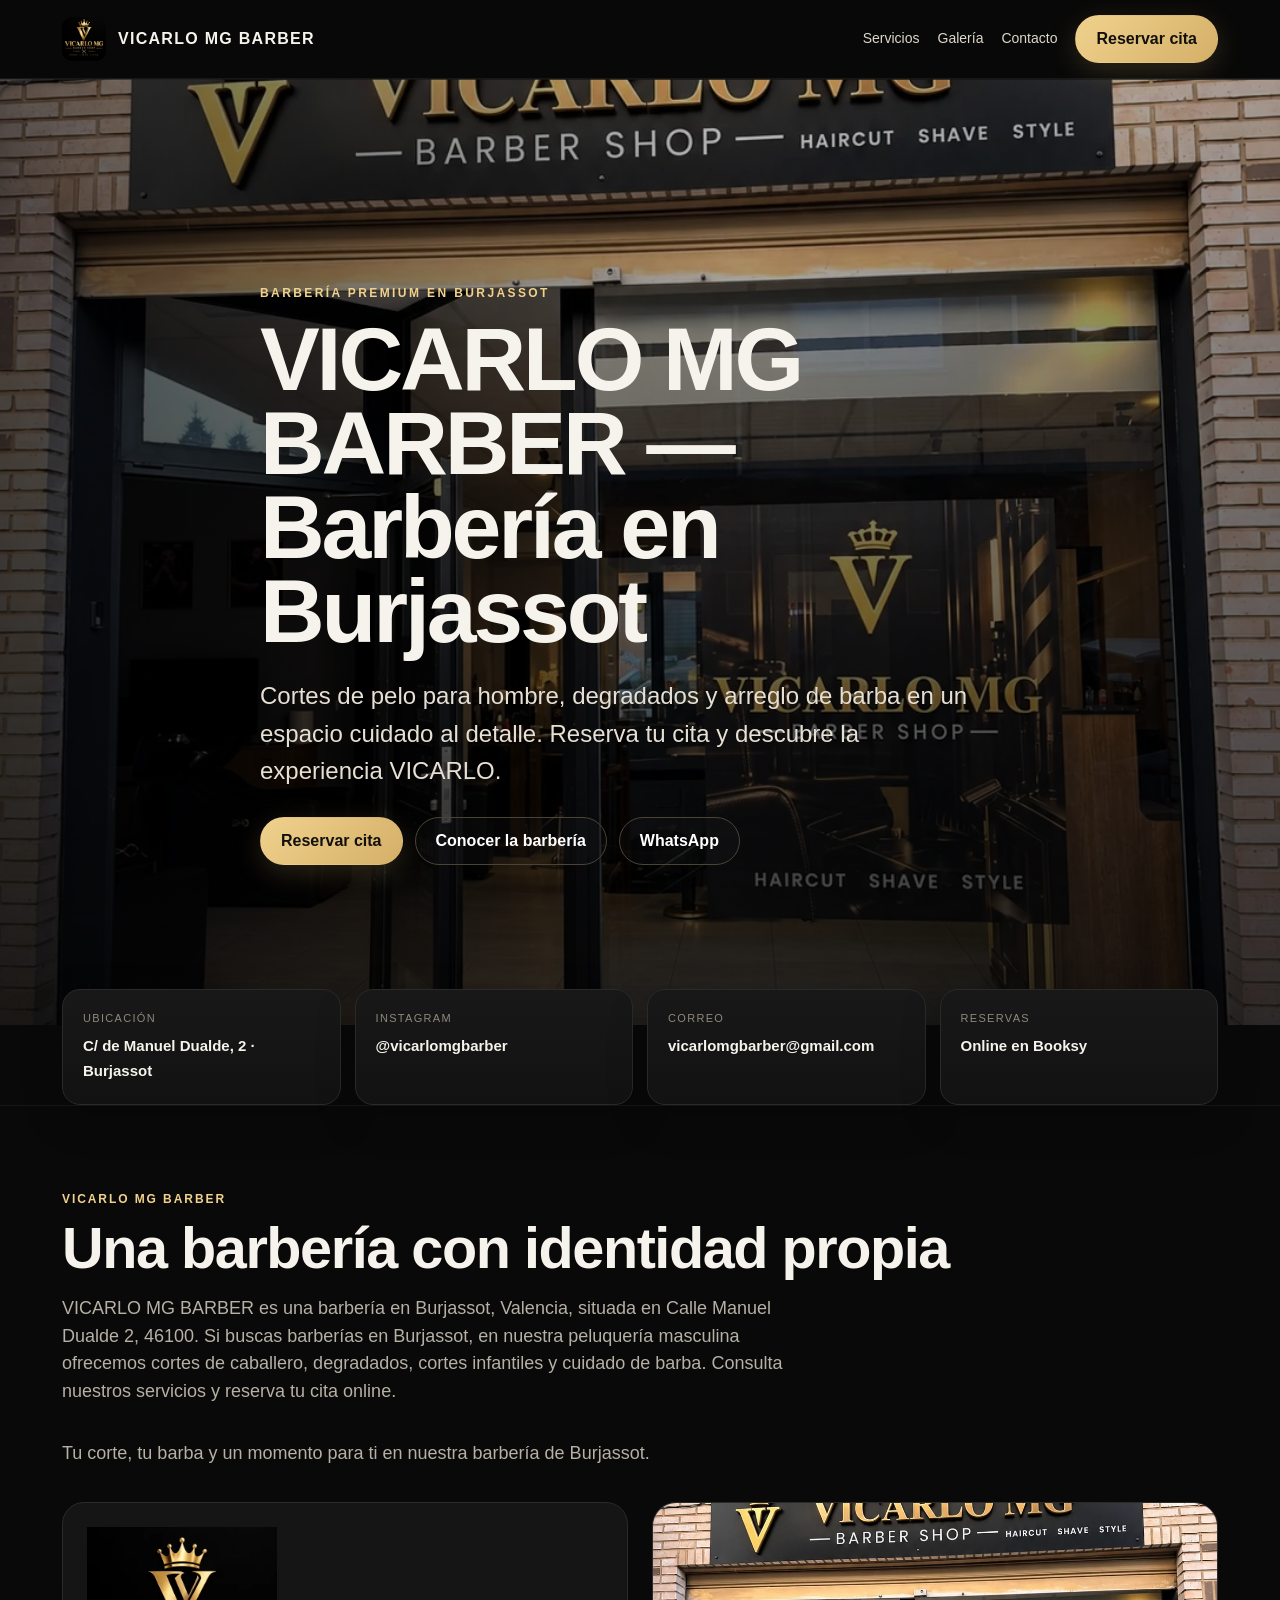
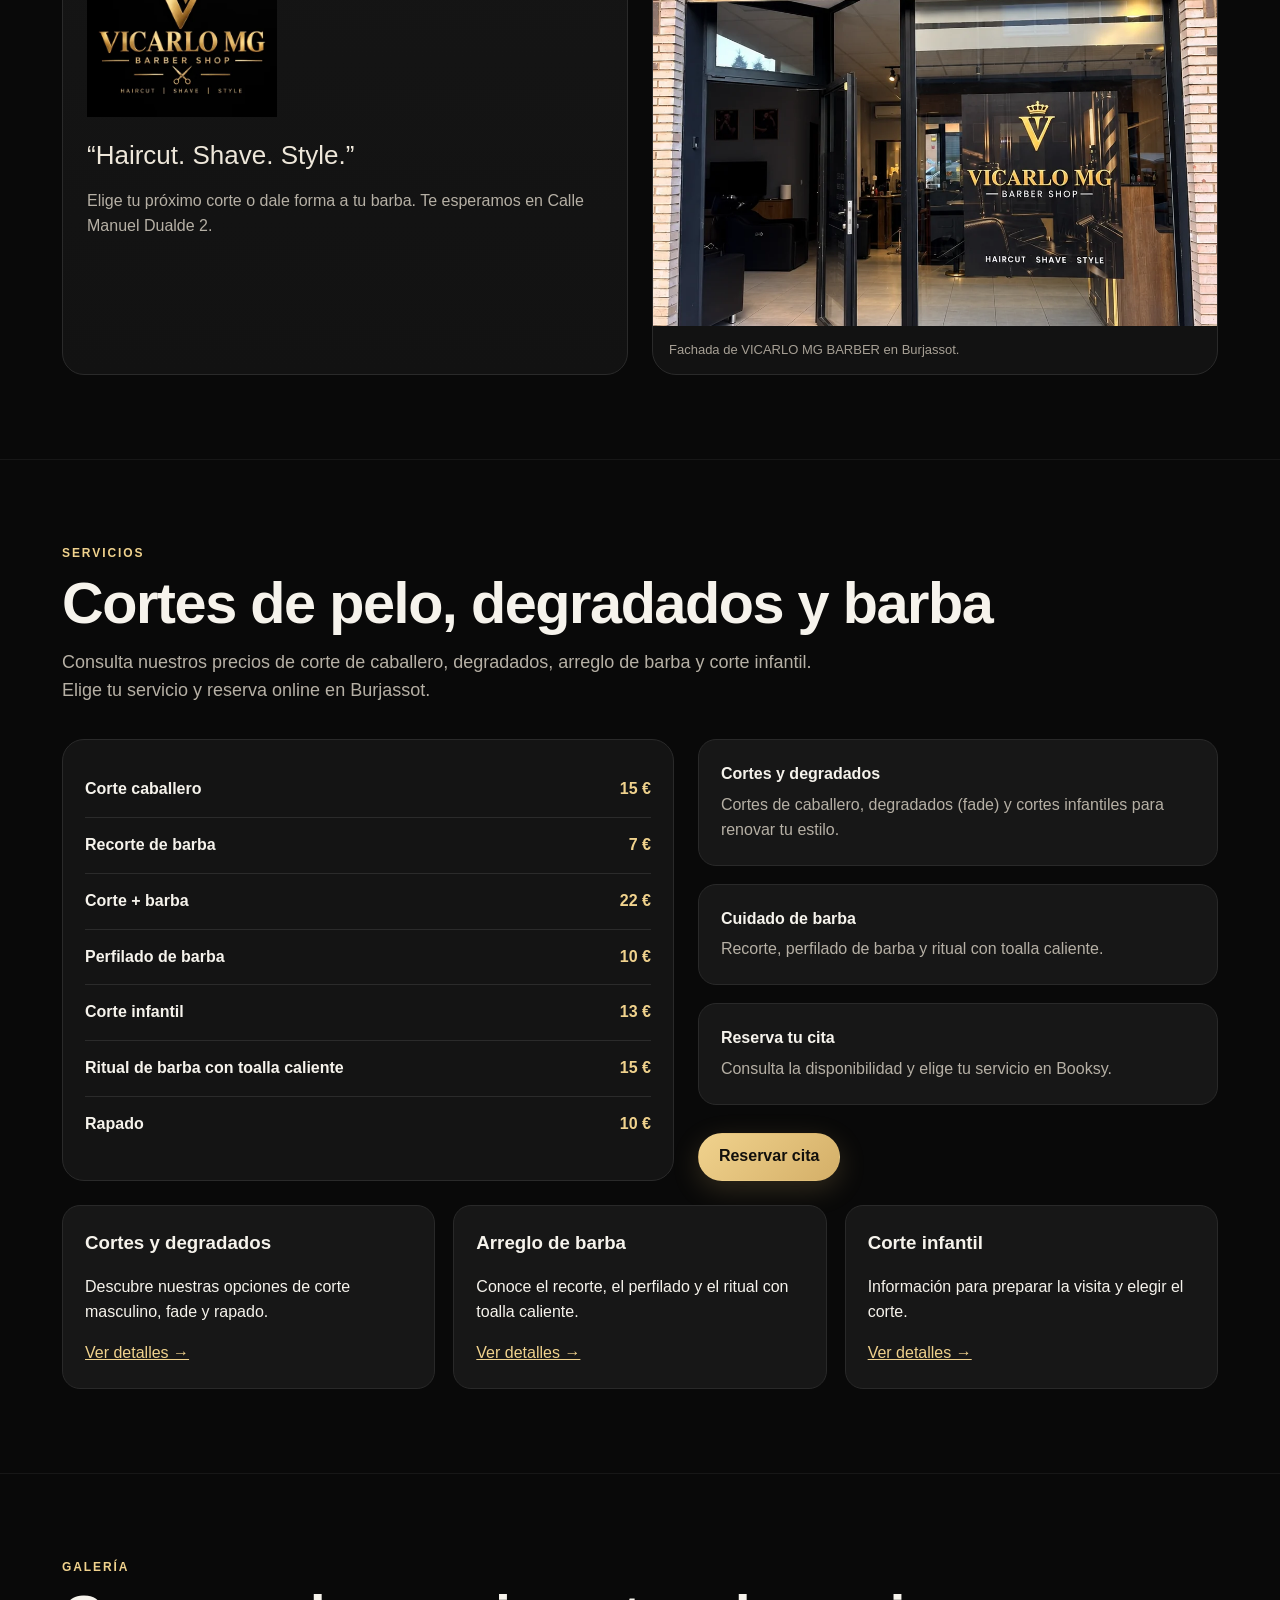
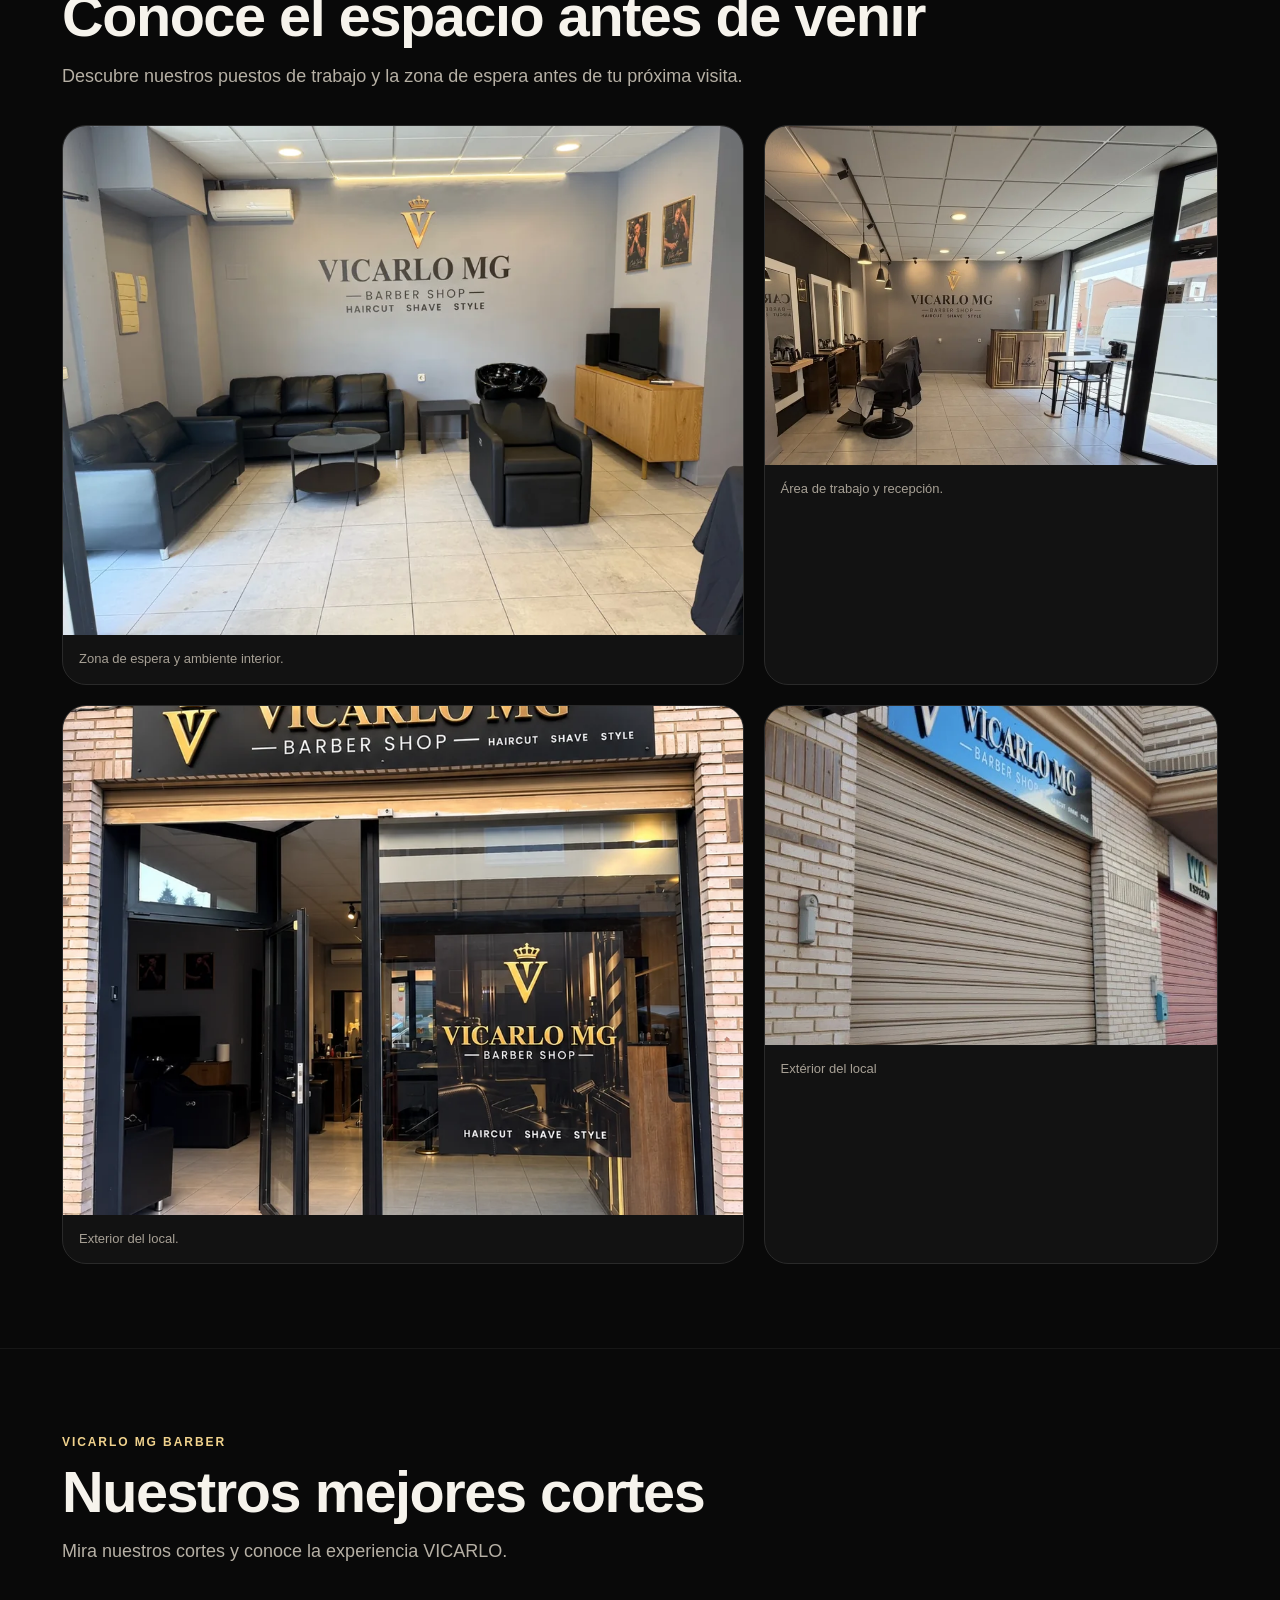
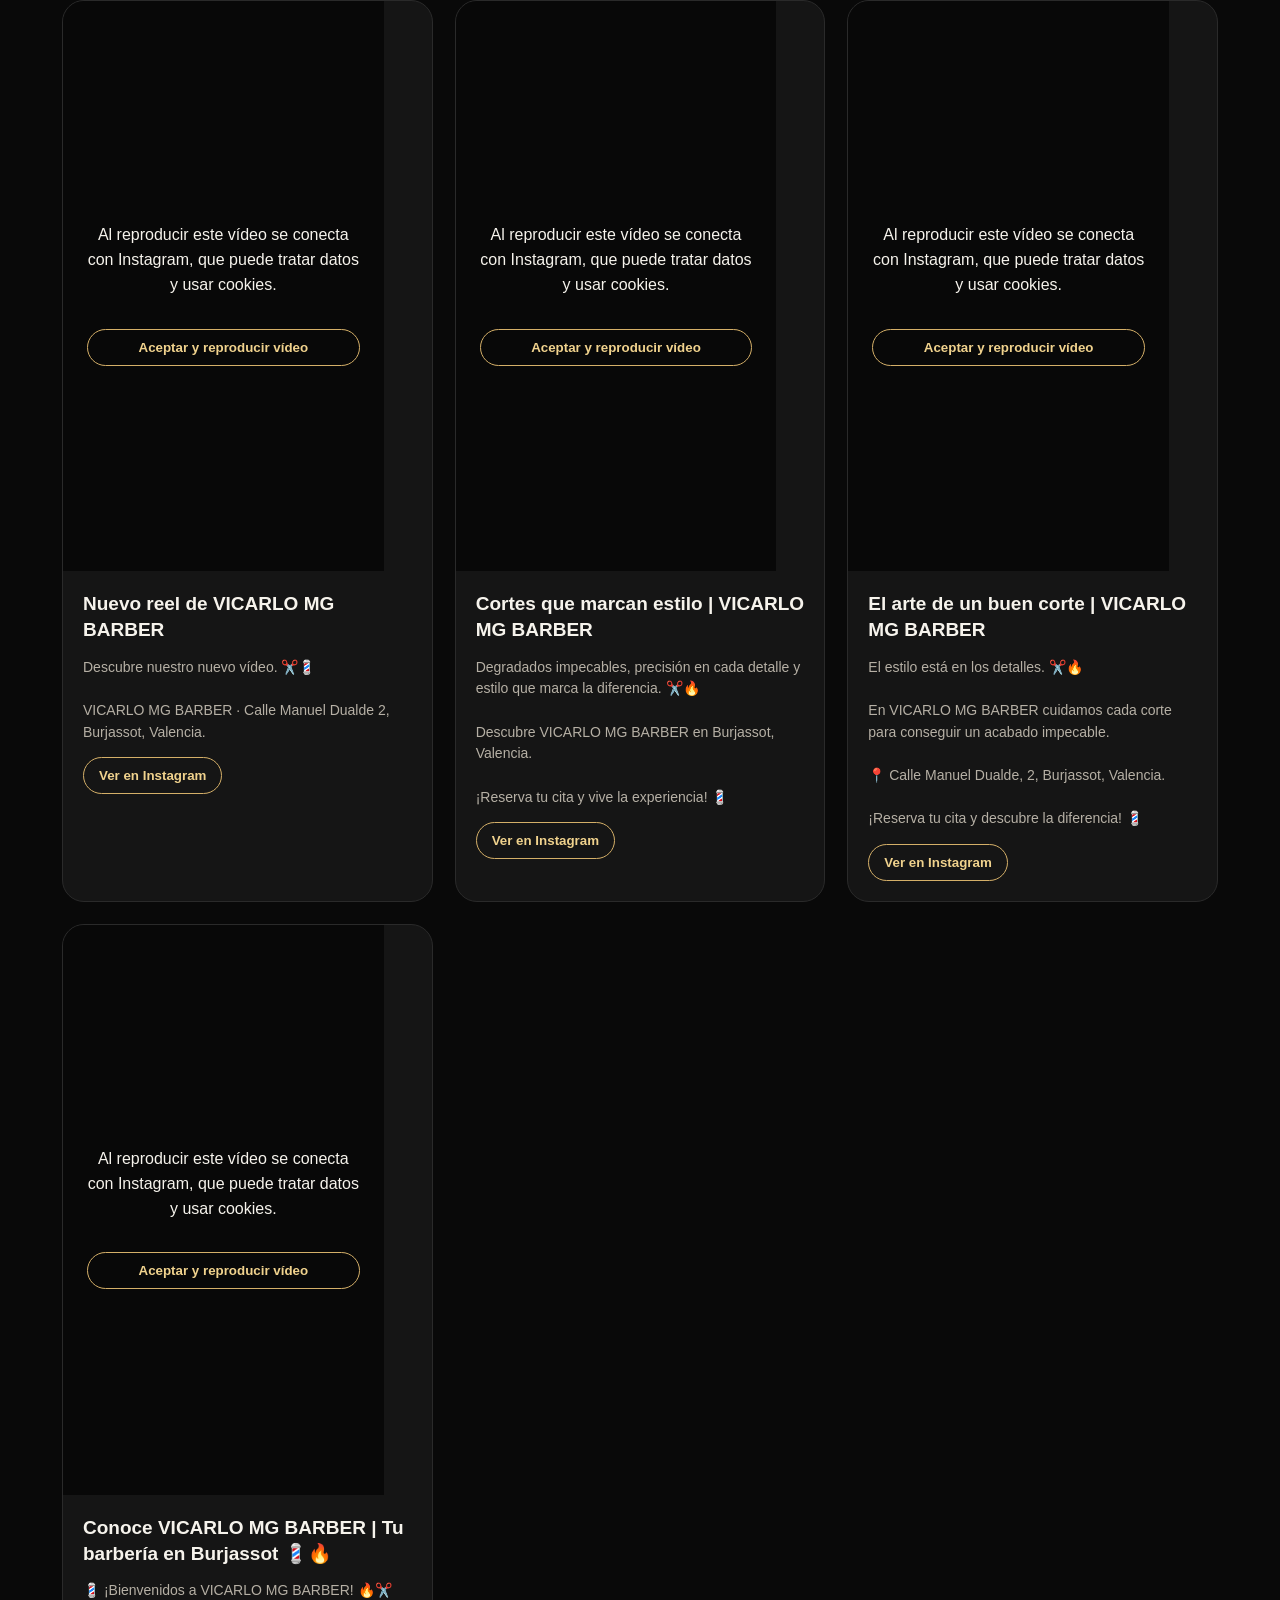
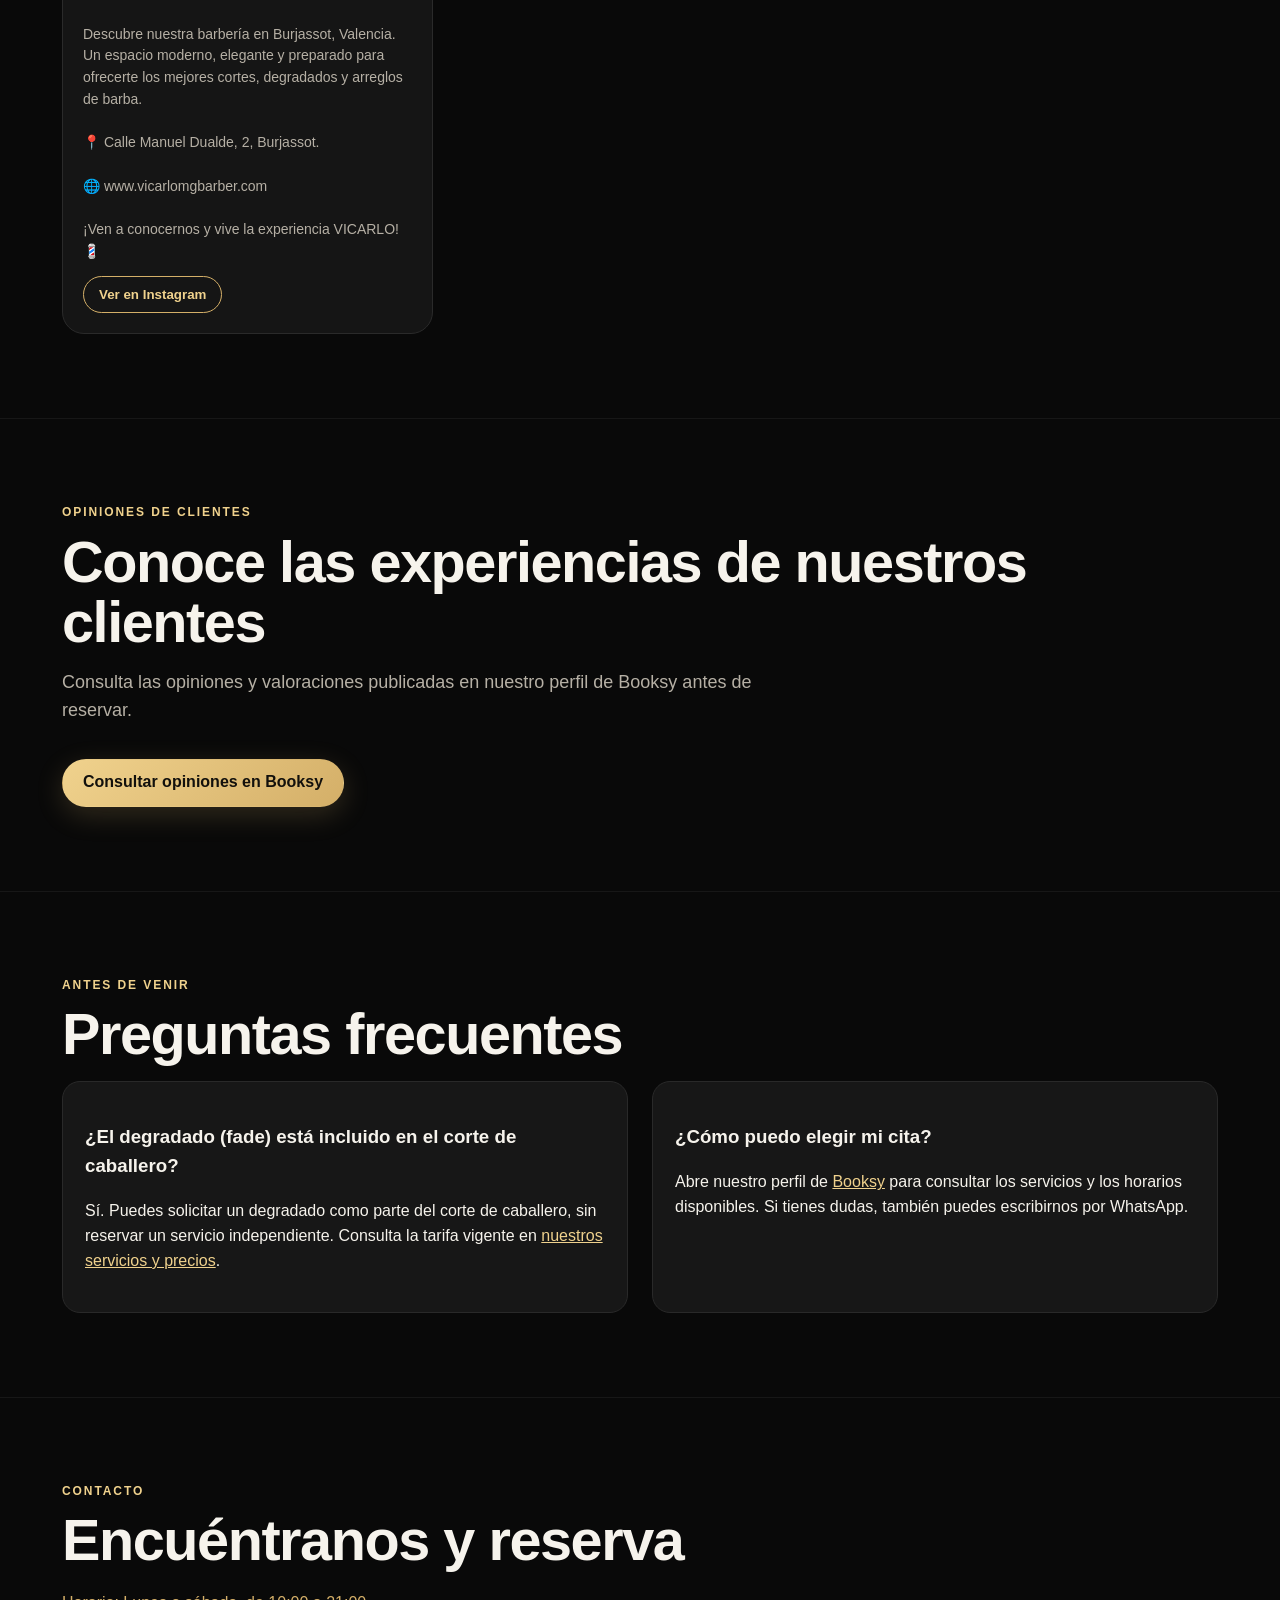
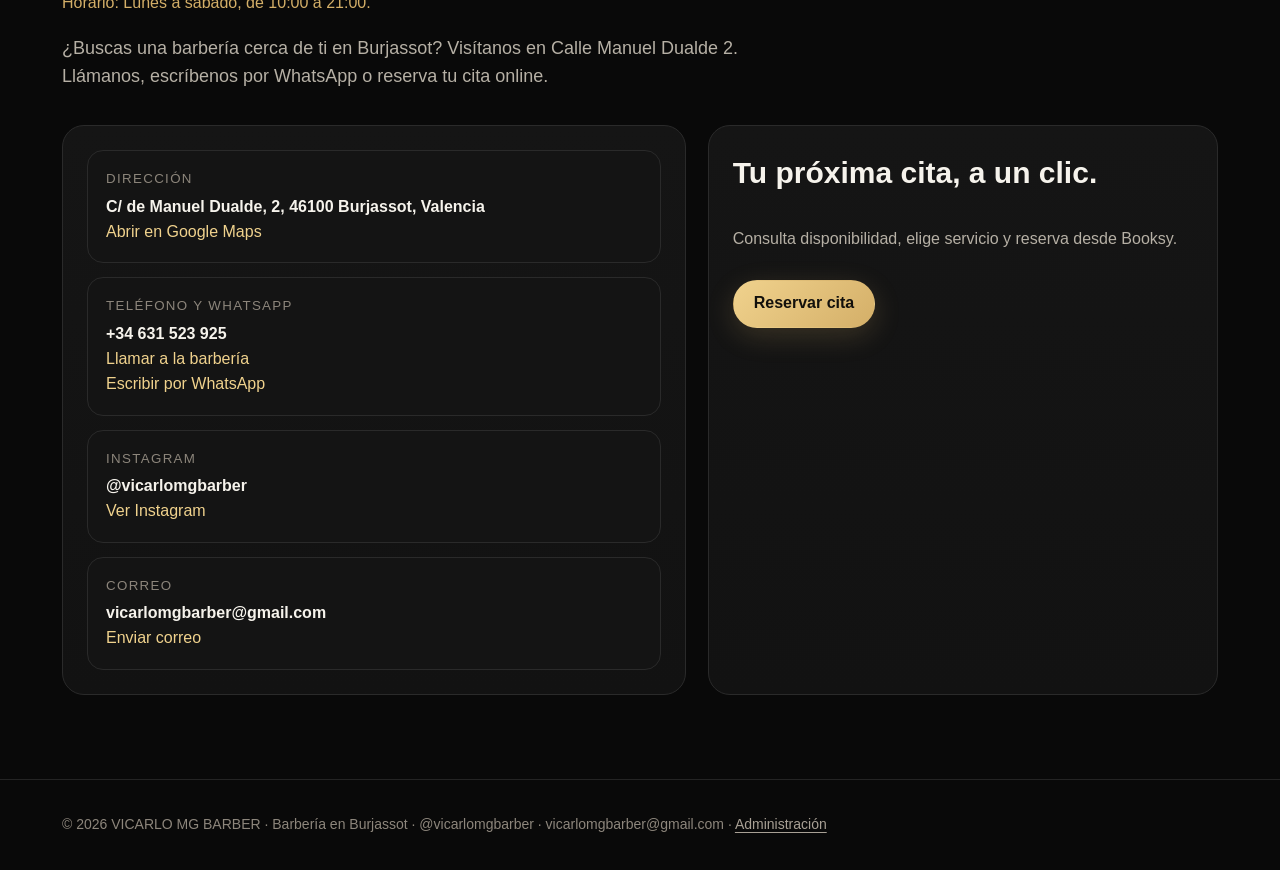
<file: index.html>
<!doctype html>
<html lang="es">
<head>
<meta charset="utf-8">
<meta name="viewport" content="width=device-width,initial-scale=1">
<title>Barberías Burjassot | VICARLO MG BARBER</title>
<meta name="description" content="¿Buscas barberías en Burjassot, Valencia? Cortes de pelo para hombre, degradados, barba y corte infantil. Desde 10 € el rapado. Reserva online.">
<link rel="icon" href="/media/optimized/imagen-6fe2a690f2c9-480.webp" type="image/webp">
<meta name="theme-color" content="#0b0b0b">
<meta property="og:title" content="Barberías Burjassot | VICARLO MG BARBER">
<meta property="og:description" content="Cortes de pelo para hombre, degradados y barba en Burjassot, Valencia. Consulta precios y reserva online.">
<meta property="og:type" content="website">
<meta property="og:url" content="https://www.vicarlomgbarber.com/">
<meta property="og:image" content="https://www.vicarlomgbarber.com/media/imagen-7e18fea9bcc8.png">
<link rel="canonical" href="https://www.vicarlomgbarber.com/">
<link rel="preload" as="image" href="/media/optimized/imagen-7e18fea9bcc8-960.webp" media="(max-width:700px)" fetchpriority="high">
<link rel="preload" as="image" href="/media/optimized/imagen-7e18fea9bcc8-1600.webp" media="(min-width:701px)" fetchpriority="high">
<style>
:root{
  --bg:#090909;--bg2:#111;--panel:#151515;--panel2:#1b1b1b;--line:#2a2a2a;
  --text:#f6f3ec;--muted:#b6b0a5;--gold:#d4af68;--gold2:#f0d28d;--max:1200px;
}
*{box-sizing:border-box}
html{scroll-behavior:smooth}
body{margin:0;background:var(--bg);color:var(--text);font-family:Inter,Arial,Helvetica,sans-serif;line-height:1.55}
a{color:inherit;text-decoration:none}
img{display:block;max-width:100%;height:auto}
.wrap{max-width:var(--max);margin:0 auto;padding:0 22px}
header{position:sticky;top:0;z-index:30;background:rgba(9,9,9,.88);backdrop-filter:blur(16px);border-bottom:1px solid rgba(255,255,255,.06)}
nav{display:flex;justify-content:space-between;align-items:center;gap:20px;min-height:78px}
.brand{display:flex;align-items:center;gap:12px;font-weight:900;letter-spacing:.08em}
.brand img{width:44px;height:44px;object-fit:contain;border-radius:10px}
.links{display:flex;align-items:center;gap:18px}
.links>a:not(.btn){font-size:14px;color:#ded7ca}
.btn{display:inline-flex;align-items:center;justify-content:center;min-height:48px;padding:0 20px;border-radius:999px;font-weight:800;border:1px solid transparent;transition:.2s ease}
.btn:hover{transform:translateY(-1px)}
.btn.gold{background:linear-gradient(135deg,var(--gold2),var(--gold));color:#12100c;box-shadow:0 8px 28px rgba(212,175,104,.20)}
.btn.dark{border-color:#4a4338;background:rgba(255,255,255,.02);color:#fff}
.hero{min-height:86vh;display:flex;align-items:end;position:relative;isolation:isolate;background:
linear-gradient(180deg,rgba(0,0,0,.18),rgba(0,0,0,.78)),
var(--hero-photo,url('/media/optimized/imagen-7e18fea9bcc8-1600.webp')) center/cover no-repeat}
.hero:after{content:"";position:absolute;inset:0;z-index:-1;background:linear-gradient(90deg,rgba(0,0,0,.55),rgba(0,0,0,.05) 58%,rgba(0,0,0,.2))}
.hero-inner{padding:120px 0 76px;max-width:760px}
.eyebrow{text-transform:uppercase;letter-spacing:.2em;color:var(--gold2);font-size:12px;font-weight:800}
h1{font-size:clamp(46px,7vw,90px);line-height:.94;margin:14px 0 18px;letter-spacing:-.035em}
.hero p{font-size:clamp(18px,2.15vw,24px);color:#e6dfd4;max-width:720px}
.actions{display:flex;gap:12px;flex-wrap:wrap;margin-top:28px}
.trust{display:grid;grid-template-columns:repeat(4,1fr);gap:14px;margin-top:-36px;position:relative;z-index:3}
.tcard{background:linear-gradient(180deg,#181818,#121212);border:1px solid #2a2a2a;border-radius:18px;padding:20px;box-shadow:0 14px 40px rgba(0,0,0,.22)}
.tcard small{display:block;text-transform:uppercase;letter-spacing:.12em;color:#8f887d;font-size:11px;margin-bottom:7px}
.tcard strong{font-size:15px}
section[hidden]{display:none!important}
section{padding:84px 0;border-top:1px solid rgba(255,255,255,.06)}
.kicker{color:var(--gold2);font-weight:800;text-transform:uppercase;letter-spacing:.16em;font-size:12px}
h2{font-size:clamp(34px,4.5vw,58px);line-height:1.05;margin:10px 0 16px;letter-spacing:-.025em}
.sub{max-width:760px;color:var(--muted);font-size:18px;margin:0 0 34px}
.grid2{display:grid;grid-template-columns:1fr 1fr;gap:24px}
.grid3{display:grid;grid-template-columns:repeat(3,1fr);gap:18px}
.card{background:linear-gradient(180deg,var(--panel),#121212);border:1px solid var(--line);border-radius:22px;padding:24px}
.card h3{margin-top:0}
.photo-card{overflow:hidden;border-radius:24px;border:1px solid var(--line);background:#121212}
.photo-card img{width:100%;height:100%;object-fit:cover}
.caption{padding:14px 16px;color:#a7a095;font-size:13px}
.services{display:grid;grid-template-columns:1fr .85fr;gap:24px}
.service-list{background:#141414;border:1px solid var(--line);border-radius:22px;padding:22px}
.service{display:flex;justify-content:space-between;gap:18px;padding:15px 0;border-bottom:1px solid #2b2b2b}
.service:last-child{border-bottom:0}
.service span{color:var(--gold2);font-weight:900}
.feature{padding:22px;border-radius:18px;background:#171717;border:1px solid #292929}
.feature b{display:block;margin-bottom:6px}
.gallery{display:grid;grid-template-columns:1.2fr .8fr;gap:20px}
.gallery .stack{display:grid;gap:20px}
.quote{font-size:26px;line-height:1.3;color:#eee7da;margin:0}
.contact{display:grid;grid-template-columns:1.1fr .9fr;gap:22px}
.contact-list{display:grid;gap:14px}
.item{padding:18px;border:1px solid #2a2a2a;border-radius:16px;background:#141414}
.item small{display:block;color:#8c857b;text-transform:uppercase;letter-spacing:.1em;margin-bottom:5px}
.sticky-book{display:none}
footer{padding:34px 0;color:#8d867c;font-size:14px;border-top:1px solid #242424}
@media(max-width:960px){
  .trust,.grid3,.grid2,.services,.gallery,.contact{grid-template-columns:1fr}
  .links>a:not(.btn){display:none}
  .hero{min-height:76vh}
}
@media(max-width:700px){
  nav{min-height:68px}
  .brand span{font-size:13px}
  .hero-inner{padding-top:96px}
  .trust{margin-top:-22px}
  .btn{width:100%}
  .actions{display:grid}
  .sticky-book{display:block;position:fixed;left:14px;right:14px;bottom:14px;z-index:50}
  .sticky-book .btn{box-shadow:0 12px 36px rgba(0,0,0,.4)}
  body{padding-bottom:76px}
}

.mobile-nav{display:none}.mobile-nav summary{cursor:pointer;color:var(--gold2);font-weight:700;padding:12px 0}.mobile-nav a{display:inline-block;padding:10px 12px}.mobile-nav[open]{padding-bottom:8px}section[id]{scroll-margin-top:90px}a:focus-visible,summary:focus-visible,button:focus-visible{outline:2px solid var(--gold2);outline-offset:4px}.photo-card img{height:auto;aspect-ratio:4/3;object-fit:cover}.services .grid3{grid-template-columns:1fr}.links a[hidden],.mobile-nav a[hidden]{display:none!important}@media(max-width:960px){.mobile-nav{display:block}.brand{min-width:0}.links .btn{white-space:nowrap;padding:0 12px}}@media(max-width:400px){.brand span{font-size:11px;letter-spacing:0}.brand img{width:34px;height:34px}nav{gap:8px}.links .btn{font-size:12px}}
@media(max-width:700px){.hero{--hero-photo:url('/media/optimized/imagen-7e18fea9bcc8-960.webp')}}
/* Prevent narrow-screen overflow and respect device safe areas. */
.tcard,.card,.feature,.photo-card,.item,.service-list,.services>*,.gallery>*{min-width:0}
.tcard strong,.item strong,.item a,.service b,.feature p{overflow-wrap:anywhere}
.service span{flex-shrink:0;white-space:nowrap}
a[hidden]{display:none!important}
.skip-link{position:fixed;top:10px;left:10px;z-index:100;transform:translateY(-200%);background:var(--gold2);color:#12100c;padding:12px 18px;border-radius:8px;font-weight:700}
.skip-link:focus{transform:none}
@media(max-width:700px){.sticky-book{bottom:calc(14px + env(safe-area-inset-bottom,0px))}body{padding-bottom:calc(76px + env(safe-area-inset-bottom,0px))}}
@media(prefers-reduced-motion:reduce){html{scroll-behavior:auto}.btn{transition:none}.btn:hover{transform:none}}
</style>
<script type="application/ld+json">
{
  "@context": "https://schema.org",
  "@type": "HairSalon",
  "name": "VICARLO MG BARBER",
  "@id": "https://www.vicarlomgbarber.com/#barberia",
  "telephone": "+34631523925",
  "description": "Barbería masculina en Burjassot, Valencia. Cortes de caballero, degradados y arreglo de barba en Calle Manuel Dualde 2.",
  "areaServed": {
    "@type": "City",
    "name": "Burjassot"
  },
  "url": "https://www.vicarlomgbarber.com/",
  "image": "https://www.vicarlomgbarber.com/media/imagen-7e18fea9bcc8.png",
  "email": "vicarlomgbarber@gmail.com",
  "address": {
    "@type": "PostalAddress",
    "streetAddress": "C/ de Manuel Dualde, 2",
    "postalCode": "46100",
    "addressLocality": "Burjassot",
    "addressRegion": "Valencia",
    "addressCountry": "ES"
  },
  "sameAs": [
    "https://booksy.com/es-es/191503_vicarlo-mg-barber_barberia_57393_burjassot",
    "https://www.instagram.com/vicarlomgbarber/",
    "https://www.google.com/maps/search/?api=1&query=VICARLO+MG+BARBER%2C+Burjassot&query_place_id=ChIJd7N2FCFFYA0R6wGw2IndCaA"
  ],
  "priceRange": "€€",
  "openingHoursSpecification": [
    {
      "@type": "OpeningHoursSpecification",
      "dayOfWeek": [
        "Monday",
        "Tuesday",
        "Wednesday",
        "Thursday",
        "Friday",
        "Saturday"
      ],
      "opens": "10:00",
      "closes": "21:00"
    }
  ],
  "hasMap": "https://www.google.com/maps/search/?api=1&query=VICARLO+MG+BARBER%2C+Burjassot&query_place_id=ChIJd7N2FCFFYA0R6wGw2IndCaA"
}
</script>
</head>
<body>
<a class="skip-link" href="#inicio">Saltar al contenido</a>
<header>
<div class="wrap">
<nav aria-label="Navegación principal">
<a class="brand" href="#inicio">
<img src="/media/optimized/imagen-6fe2a690f2c9-480.webp" width="480" height="480" decoding="async" alt="Logo VICARLO MG BARBER">
<span>VICARLO MG BARBER</span>
</a>
<div class="links">
<a href="#servicios">Servicios</a>
<a href="#galeria">Galería</a>
<a href="#contacto">Contacto</a>
<a class="btn gold" href="https://booksy.com/es-es/191503_vicarlo-mg-barber_barberia_57393_burjassot" target="_blank" rel="noopener">Reservar cita</a>
</div>
</nav>
<details class="mobile-nav"><summary>Menú</summary><a href="#servicios">Servicios</a><a href="#galeria">Galería</a><a href="#contacto">Contacto</a></details>
</div>
</header>

<main id="inicio" tabindex="-1">
<section class="hero">
<div class="wrap">
<div class="hero-inner">
<div class="eyebrow">Barbería premium en Burjassot</div>
<h1>VICARLO MG BARBER — Barbería en Burjassot</h1>
<p>Cortes de pelo para hombre, degradados y arreglo de barba en un espacio cuidado al detalle. Reserva tu cita y descubre la experiencia VICARLO.</p>
<div class="actions">
<a class="btn gold" href="https://booksy.com/es-es/191503_vicarlo-mg-barber_barberia_57393_burjassot" target="_blank" rel="noopener">Reservar en Booksy</a>
<a class="btn dark" href="#galeria">Conocer la barbería</a>
<a class="btn dark" href="https://wa.me/34631523925?text=Hola%2C%20os%20escribo%20desde%20la%20web%20de%20VICARLO%20MG%20BARBER.%20Me%20gustar%C3%ADa%20consultar%20una%20cita." target="_blank" rel="noopener noreferrer">WhatsApp</a>
</div>
</div>
</div>
</section>

<div class="wrap">
<div class="trust">
<div class="tcard"><small>Ubicación</small><strong>C/ de Manuel Dualde, 2 · Burjassot</strong></div>
<div class="tcard"><small>Instagram</small><strong>@vicarlomgbarber</strong></div>
<div class="tcard"><small>Correo</small><strong>vicarlomgbarber@gmail.com</strong></div>
<div class="tcard"><small>Reservas</small><strong>Online en Booksy</strong></div>
</div>
</div>

<section id="identidad">
<div class="wrap">
<div class="kicker">VICARLO MG BARBER</div>
<h2>Una barbería con identidad propia</h2>
<p class="sub">VICARLO MG BARBER es una barbería en Burjassot, Valencia, situada en Calle Manuel Dualde 2, 46100. Si buscas barberías en Burjassot, en nuestra peluquería masculina ofrecemos cortes de caballero, degradados, cortes infantiles y cuidado de barba. Consulta nuestros servicios y reserva tu cita online.</p>
<p class="sub">Tu corte, tu barba y un momento para ti en nuestra barbería de Burjassot.</p>
<div class="grid2">
<div class="card">
<img src="/media/optimized/imagen-6fe2a690f2c9-480.webp" width="480" height="480" decoding="async" alt="Logo VICARLO MG BARBER" style="width:190px;height:auto;margin-bottom:22px">
<p class="quote">“Haircut. Shave. Style.”</p>
<p style="color:var(--muted)">Elige tu próximo corte o dale forma a tu barba. Te esperamos en Calle Manuel Dualde 2.</p>
</div>
<div class="photo-card">
<img src="/media/optimized/imagen-7e18fea9bcc8-960.webp" width="960" height="1280" srcset="/media/optimized/imagen-7e18fea9bcc8-480.webp 480w, /media/optimized/imagen-7e18fea9bcc8-960.webp 960w, /media/optimized/imagen-7e18fea9bcc8-1600.webp 1086w" sizes="(max-width: 960px) calc(100vw - 44px), 600px" loading="lazy" decoding="async" alt="Fachada de VICARLO MG BARBER">
<div class="caption">Fachada de VICARLO MG BARBER en Burjassot.</div>
</div>
</div>
</div>
</section>

<section id="servicios">
<div class="wrap">
<div class="kicker">Servicios</div>
<h2>Cortes de pelo, degradados y barba</h2>
<p class="sub">Consulta nuestros precios de corte de caballero, degradados, arreglo de barba y corte infantil. Elige tu servicio y reserva online en Burjassot.</p>
<div class="services">
<div class="service-list">
<div class="service"><b>Corte caballero</b><span>15 €</span></div>
<div class="service"><b>Recorte de barba</b><span>7 €</span></div>
<div class="service"><b>Corte + barba</b><span>22 €</span></div>
<div class="service"><b>Perfilado de barba</b><span>10 €</span></div>
<div class="service"><b>Corte infantil</b><span>13 €</span></div>
<div class="service"><b>Ritual de barba con toalla caliente</b><span>15 €</span></div>
<div class="service"><b>Rapado</b><span>10 €</span></div>
</div>
<div>
<div class="grid3">
<div class="feature"><b>Cortes y degradados</b><span style="color:var(--muted)">Cortes de caballero, degradados (fade) y cortes infantiles para renovar tu estilo.</span></div>
<div class="feature"><b>Cuidado de barba</b><span style="color:var(--muted)">Recorte, perfilado de barba y ritual con toalla caliente.</span></div>
<div class="feature"><b>Reserva tu cita</b><span style="color:var(--muted)">Consulta la disponibilidad y elige tu servicio en Booksy.</span></div>
</div>
<div class="actions">
<a class="btn gold" href="https://booksy.com/es-es/191503_vicarlo-mg-barber_barberia_57393_burjassot" target="_blank" rel="noopener">Ver disponibilidad</a>
</div>
</div>
</div>
<div class="grid3" style="margin-top:24px">
<a class="feature" href="/corte-de-pelo/" style="display:block;text-decoration:none"><h3 style="margin-top:0">Cortes y degradados</h3><p>Descubre nuestras opciones de corte masculino, fade y rapado.</p><span style="color:var(--gold2);text-decoration:underline">Ver detalles →</span></a>
<a class="feature" href="/arreglo-de-barba/" style="display:block;text-decoration:none"><h3 style="margin-top:0">Arreglo de barba</h3><p>Conoce el recorte, el perfilado y el ritual con toalla caliente.</p><span style="color:var(--gold2);text-decoration:underline">Ver detalles →</span></a>
<a class="feature" href="/corte-infantil/" style="display:block;text-decoration:none"><h3 style="margin-top:0">Corte infantil</h3><p>Información para preparar la visita y elegir el corte.</p><span style="color:var(--gold2);text-decoration:underline">Ver detalles →</span></a>
</div>
</div>
</section>

<section id="galeria">
<div class="wrap">
<div class="kicker">Galería</div>
<h2>Conoce el espacio antes de venir</h2>
<p class="sub">Descubre nuestros puestos de trabajo y la zona de espera antes de tu próxima visita.</p>
<div class="gallery">
<div class="photo-card">
<img loading="lazy" decoding="async" src="/media/optimized/imagen-9b739fc514ee-960.webp" width="960" height="720" srcset="/media/optimized/imagen-9b739fc514ee-480.webp 480w, /media/optimized/imagen-9b739fc514ee-960.webp 960w, /media/optimized/imagen-9b739fc514ee-1600.webp 1600w" sizes="(max-width: 960px) calc(100vw - 44px), 600px"   alt="Zona de espera de VICARLO MG BARBER">
<div class="caption">Zona de espera y ambiente interior.</div>
</div>
<div class="stack">
<div class="photo-card">
<img loading="lazy" decoding="async" src="/media/optimized/imagen-48c54c8ea20e-960.webp" width="960" height="656" srcset="/media/optimized/imagen-48c54c8ea20e-480.webp 480w, /media/optimized/imagen-48c54c8ea20e-960.webp 960w, /media/optimized/imagen-48c54c8ea20e-1600.webp 1070w" sizes="(max-width: 960px) calc(100vw - 44px), 600px"   alt="Área de trabajo de VICARLO MG BARBER">
<div class="caption">Área de trabajo y recepción.</div>
</div>
<div class="photo-card">
<img src="/media/optimized/imagen-7e18fea9bcc8-960.webp" width="960" height="1280" srcset="/media/optimized/imagen-7e18fea9bcc8-480.webp 480w, /media/optimized/imagen-7e18fea9bcc8-960.webp 960w, /media/optimized/imagen-7e18fea9bcc8-1600.webp 1086w" sizes="(max-width: 960px) calc(100vw - 44px), 600px" loading="lazy" decoding="async" alt="Exterior de VICARLO MG BARBER">
<div class="caption">Exterior del local.</div>
</div>
</div>
</div>
</div>
</section>

<section id="opiniones">
<div class="wrap"><div class="kicker">Opiniones de clientes</div>
<h2>Conoce las experiencias de nuestros clientes</h2>
<p class="sub">Consulta las opiniones y valoraciones publicadas en nuestro perfil de Booksy antes de reservar.</p>
<a class="btn gold" href="https://booksy.com/es-es/191503_vicarlo-mg-barber_barberia_57393_burjassot" target="_blank" rel="noopener noreferrer">Consultar opiniones en Booksy</a>
</div></section>
<section id="preguntas">
<div class="wrap">
<div class="kicker">Antes de venir</div>
<h2>Preguntas frecuentes</h2>
<div class="grid2">
<div class="feature"><h3>¿El degradado (fade) está incluido en el corte de caballero?</h3><p>Sí. Puedes solicitar un degradado como parte del corte de caballero, sin reservar un servicio independiente. Consulta la tarifa vigente en <a href="#servicios" style="color:var(--gold2);text-decoration:underline">nuestros servicios y precios</a>.</p></div>
<div class="feature"><h3>¿Cómo puedo elegir mi cita?</h3><p>Abre nuestro perfil de <a href="https://booksy.com/es-es/191503_vicarlo-mg-barber_barberia_57393_burjassot" target="_blank" rel="noopener noreferrer" style="color:var(--gold2);text-decoration:underline">Booksy</a> para consultar los servicios y los horarios disponibles. Si tienes dudas, también puedes escribirnos por WhatsApp.</p></div>
</div>
</div>
</section>
<section id="contacto">
<div class="wrap">
<div class="kicker">Contacto</div>
<h2>Encuéntranos y reserva</h2>
<p id="horario-local" style="margin:20px 0;color:#d4af68">Horario: Lunes a sábado, de 10:00 a 21:00.</p>
<p class="sub">¿Buscas una barbería cerca de ti en Burjassot? Visítanos en Calle Manuel Dualde 2. Llámanos, escríbenos por WhatsApp o reserva tu cita online.</p>
<div class="contact">
<div class="card">
<div class="contact-list">
<div class="item"><small>Dirección</small><strong>C/ de Manuel Dualde, 2, 46100 Burjassot, Valencia</strong><br><a style="color:var(--gold2)" href="https://www.google.com/maps/search/?api=1&amp;query=VICARLO+MG+BARBER%2C+Burjassot&amp;query_place_id=ChIJd7N2FCFFYA0R6wGw2IndCaA" target="_blank" rel="noopener">Abrir en Google Maps</a></div>
<div class="item"><small>Teléfono y WhatsApp</small><strong>+34 631 523 925</strong><br><a style="color:var(--gold2)" href="tel:+34631523925">Llamar a la barbería</a><br><a style="color:var(--gold2)" href="https://wa.me/34631523925?text=Hola%2C%20os%20escribo%20desde%20la%20web%20de%20VICARLO%20MG%20BARBER.%20Me%20gustar%C3%ADa%20consultar%20una%20cita." target="_blank" rel="noopener noreferrer">Escribir por WhatsApp</a></div>
<div class="item"><small>Instagram</small><strong>@vicarlomgbarber</strong><br><a style="color:var(--gold2)" href="https://www.instagram.com/vicarlomgbarber/" target="_blank" rel="noopener">Ver Instagram</a></div>
<div class="item"><small>Correo</small><strong>vicarlomgbarber@gmail.com</strong><br><a style="color:var(--gold2)" href="mailto:vicarlomgbarber@gmail.com">Enviar correo</a></div>
</div>
</div>
<div class="card">
<h3 style="font-size:30px;margin-top:0">Tu próxima cita, a un clic.</h3>
<p style="color:var(--muted)">Consulta disponibilidad, elige servicio y reserva desde Booksy.</p>
<div class="actions"><a class="btn gold" href="https://booksy.com/es-es/191503_vicarlo-mg-barber_barberia_57393_burjassot" target="_blank" rel="noopener">Reservar ahora</a></div>
</div>
</div>
</div>
</section>
</main>

<div class="sticky-book">
<a class="btn gold" href="https://booksy.com/es-es/191503_vicarlo-mg-barber_barberia_57393_burjassot" target="_blank" rel="noopener">Reservar cita</a>
</div>

<footer>
<div class="wrap">© 2026 VICARLO MG BARBER · Barbería en Burjassot · @vicarlomgbarber · vicarlomgbarber@gmail.com <span aria-hidden="true">·</span> <a href="https://app.pagescms.org/" target="_blank" rel="noopener noreferrer" aria-label="Administración del sitio (requiere iniciar sesión en GitHub)" style="color:#a8a095;text-decoration:underline;text-underline-offset:3px">Administración</a></div>
</footer>
<script>
/* VICARLO MG BARBER: contenido administrado en Pages CMS */
(async function(){
 const get = async (file) => {
   try {const res=await fetch('/'+file,{cache:'no-store'});return res.ok?await res.json():null;}catch(e){return null;}
 };
 const optimizedPhotos={"/media/54ff831b-fdc4-4b1f-8423-87b545daa929-1.jpeg":{"480":{"url":"/media/optimized/54ff831b-fdc4-4b1f-8423-87b545daa929-1-480.webp","width":421,"height":960,"bytes":82524},"960":{"url":"/media/optimized/54ff831b-fdc4-4b1f-8423-87b545daa929-1-960.webp","width":701,"height":1599,"bytes":182158},"1600":{"url":"/media/optimized/54ff831b-fdc4-4b1f-8423-87b545daa929-1-1600.webp","width":701,"height":1599,"bytes":182158}},"/media/imagen-48c54c8ea20e.jpg":{"480":{"url":"/media/optimized/imagen-48c54c8ea20e-480.webp","width":480,"height":328,"bytes":22584},"960":{"url":"/media/optimized/imagen-48c54c8ea20e-960.webp","width":960,"height":656,"bytes":55702},"1600":{"url":"/media/optimized/imagen-48c54c8ea20e-1600.webp","width":1070,"height":731,"bytes":65258}},"/media/imagen-6fe2a690f2c9.png":{"480":{"url":"/media/optimized/imagen-6fe2a690f2c9-480.webp","width":480,"height":480,"bytes":15666},"960":{"url":"/media/optimized/imagen-6fe2a690f2c9-960.webp","width":960,"height":960,"bytes":36818},"1600":{"url":"/media/optimized/imagen-6fe2a690f2c9-1600.webp","width":1254,"height":1254,"bytes":52252}},"/media/imagen-7e18fea9bcc8.png":{"480":{"url":"/media/optimized/imagen-7e18fea9bcc8-480.webp","width":480,"height":640,"bytes":66736},"960":{"url":"/media/optimized/imagen-7e18fea9bcc8-960.webp","width":960,"height":1280,"bytes":192756},"1600":{"url":"/media/optimized/imagen-7e18fea9bcc8-1600.webp","width":1086,"height":1448,"bytes":229716}},"/media/imagen-9b739fc514ee.jpg":{"480":{"url":"/media/optimized/imagen-9b739fc514ee-480.webp","width":480,"height":360,"bytes":17806},"960":{"url":"/media/optimized/imagen-9b739fc514ee-960.webp","width":960,"height":720,"bytes":48330},"1600":{"url":"/media/optimized/imagen-9b739fc514ee-1600.webp","width":1600,"height":1200,"bytes":94576}}};
 const photoVariant=(path,size='960')=>optimizedPhotos[path]?.[size];
 const applyPhoto=(img,path,logo=false)=>{
   const v=photoVariant(path,logo?'480':'960');
   if(!v){img.removeAttribute('srcset');img.removeAttribute('sizes');img.removeAttribute('width');img.removeAttribute('height');img.src=path;return;}
   img.width=v.width;img.height=v.height;
   if(!logo){img.sizes='(max-width: 960px) calc(100vw - 44px), 600px';img.srcset=[...new Map(Object.values(optimizedPhotos[path]).map(p=>[p.width,p])).values()].map(p=>p.url+' '+p.width+'w').join(', ');}
   else{img.removeAttribute('srcset');img.removeAttribute('sizes');}
   img.src=v.url;
 };
 const setText=(selector,value)=>{if(typeof value!=='string')return;const el=document.querySelector(selector);if(el)el.textContent=value;};
 const [services,content,pictures,appearance]=await Promise.all([get('servicios.json'),get('contenido.json'),get('fotografias.json'),get('apariencia.json')]);
 if(Array.isArray(services)){
  const container=document.querySelector('.service-list');
  if(container){
   const fragment=document.createDocumentFragment();
   for(const s of services){
    if(!s || typeof s.nombre!=='string'||s.nombre.trim()===''||s.precio===null||s.precio===''||!Number.isFinite(Number(s.precio))||Number(s.precio)<0)continue;
    const row=document.createElement('div');row.className='service';
    const b=document.createElement('b');b.textContent=s.nombre;
    const price=document.createElement('span');price.textContent=Number(s.precio).toLocaleString('es-ES')+' €';
    row.append(b,price);fragment.appendChild(row);
   }
   if(fragment.childNodes.length)container.replaceChildren(fragment);
  }
 }
 if(content && typeof content==='object'){
  setText('.hero .eyebrow',content.etiqueta_principal);
  setText('.hero h1',content.titulo_principal);
  setText('.hero p',content.subtitulo_principal);
  setText('#servicios h2',content.titulo_servicios);
  setText('#servicios p.sub',content.texto_servicios);
  setText('#galeria h2',content.titulo_galeria);
  setText('#galeria p.sub',content.texto_galeria);
  if(typeof content.booksy==='string'&&/^https:\/\//.test(content.booksy)){
   document.querySelectorAll('a[href*="booksy.com"]').forEach(a=>{a.href=content.booksy;});
  }
  if(typeof content.instagram==='string'&&/^https:\/\//.test(content.instagram)){
   document.querySelectorAll('a[href*="instagram.com"]').forEach(a=>{a.href=content.instagram;});
  }
  if(typeof content.anuncio==='string'&&content.anuncio.trim()){
   const h=document.querySelector('.hero .hero-inner');
   if(h){const notice=document.createElement('p');notice.textContent=content.anuncio;notice.style.cssText='color:#f0d28d;font-weight:650;margin-top:14px';h.appendChild(notice);}
  }
  if(typeof content.horarios==='string'&&content.horarios.trim()){
   const contact=document.querySelector('#contacto .wrap');
   if(contact){let hours=document.getElementById('horario-local');if(!hours){hours=document.createElement('p');hours.id='horario-local';hours.style.cssText='margin:20px 0;color:#d4af68';contact.appendChild(hours);}hours.textContent='Horario: '+content.horarios;}
  }
 }
 if(Array.isArray(pictures)){
  const grid=document.querySelector('.gallery');
  if(grid){const fragment=document.createDocumentFragment();
   for(const p of pictures){
    if(!p||typeof p.imagen!=='string'||!/^\/(media|assets)\//.test(p.imagen))continue;
    const card=document.createElement('div');card.className='photo-card';
    const img=document.createElement('img');img.loading='lazy';img.decoding='async';applyPhoto(img,p.imagen);img.alt=(typeof p.descripcion==='string'?p.descripcion:'Imagen de VICARLO MG BARBER');
    card.appendChild(img);if(typeof p.pie==='string'&&p.pie.trim()){const cap=document.createElement('div');cap.className='caption';cap.textContent=p.pie;card.appendChild(cap);}fragment.appendChild(card);
   }
   if(fragment.childNodes.length)grid.replaceChildren(fragment);
  }
 }

  // Opciones visuales configurables desde Pages CMS; el diseño original es el valor predeterminado.
  if(appearance && typeof appearance==='object' && !Array.isArray(appearance)){
    const root=document.documentElement;
    const color=(v)=>typeof v==='string' && /^#[0-9a-fA-F]{6}$/.test(v) ? v : null;
    const colors={'color_fondo':'--bg','color_panel':'--panel','color_texto':'--text','color_dorado':'--gold','color_dorado_claro':'--gold2'};
    for(const [key,variable] of Object.entries(colors)){
      const value=color(appearance[key]); if(value)root.style.setProperty(variable,value);
    }
    const image=(v)=>typeof v==='string' && /^\/(?:media|assets)\/[a-zA-Z0-9._\/-]+$/.test(v) ? v : null;
    if(image(appearance.logotipo)){
      document.querySelectorAll('.brand img, #identidad .card img').forEach(el=>{applyPhoto(el,appearance.logotipo,true);});
    }
    if(image(appearance.foto_portada)){
      const hero=document.querySelector('.hero');
      if(hero && appearance.foto_portada!=="/media/imagen-7e18fea9bcc8.png"){const v=photoVariant(appearance.foto_portada,matchMedia('(max-width:700px)').matches?'960':'1600');hero.style.setProperty('--hero-photo','url("'+(v?v.url:appearance.foto_portada)+'")');}
    }
    if(typeof appearance.texto_boton_reserva==='string' && appearance.texto_boton_reserva.trim()){
      document.querySelectorAll('a[href*="booksy.com"]').forEach(a=>{
        if(a.classList.contains('btn') && !a.closest('#opiniones'))a.textContent=appearance.texto_boton_reserva;
      });
    }
    if(typeof appearance.texto_boton_galeria==='string' && appearance.texto_boton_galeria.trim()){
      const a=document.querySelector('.hero a[href="#galeria"]');if(a)a.textContent=appearance.texto_boton_galeria;
    }
    if(typeof appearance.texto_boton_mapa==='string' && appearance.texto_boton_mapa.trim()){
      const a=document.querySelector('#contacto a[href*="google.com/maps"]');if(a)a.textContent=appearance.texto_boton_mapa;
    }
    if(typeof appearance.titulo_seo==='string' && appearance.titulo_seo.trim()){
      document.title=appearance.titulo_seo;
    }
    if(typeof appearance.descripcion_seo==='string' && appearance.descripcion_seo.trim()){
      const m=document.querySelector('meta[name="description"]');if(m)m.content=appearance.descripcion_seo;
    }
    const sectionKeys=['identidad','servicios','galeria','contacto'];
    // Reordena solamente las secciones editables, conservando intactas portada y datos esenciales.
    const main=document.querySelector('main');
    if(main){
      const sections=sectionKeys.map((id,i)=>({id,index:i,node:document.getElementById(id)}));
      for(const s of sections){
        if(!s.node)continue;
        if(appearance['mostrar_'+s.id]===false){s.node.hidden=true;}
        document.querySelectorAll('a[href="#'+s.id+'"]').forEach(link=>{link.hidden=s.node.hidden;});
      }
      const ordered=sections.filter(s=>s.node).sort((a,b)=>{
        const na=Number(appearance['orden_'+a.id]);
        const nb=Number(appearance['orden_'+b.id]);
        const va=Number.isInteger(na)&&na>=1&&na<=4?na:a.index+1;
        const vb=Number.isInteger(nb)&&nb>=1&&nb<=4?nb:b.index+1;
        return va-vb || a.index-b.index;
      });
      for(const s of ordered)main.appendChild(s.node);
      const opiniones=document.getElementById('opiniones');const contacto=document.getElementById('contacto');if(opiniones&&contacto)contacto.before(opiniones);const preguntas=document.getElementById('preguntas');if(preguntas&&contacto){contacto.before(preguntas);const servicios=document.getElementById('servicios');preguntas.hidden=!!(servicios&&servicios.hidden);}
    }
  }
})();
</script><script src="/videos.js" defer></script>
</body>
</html>
</file>
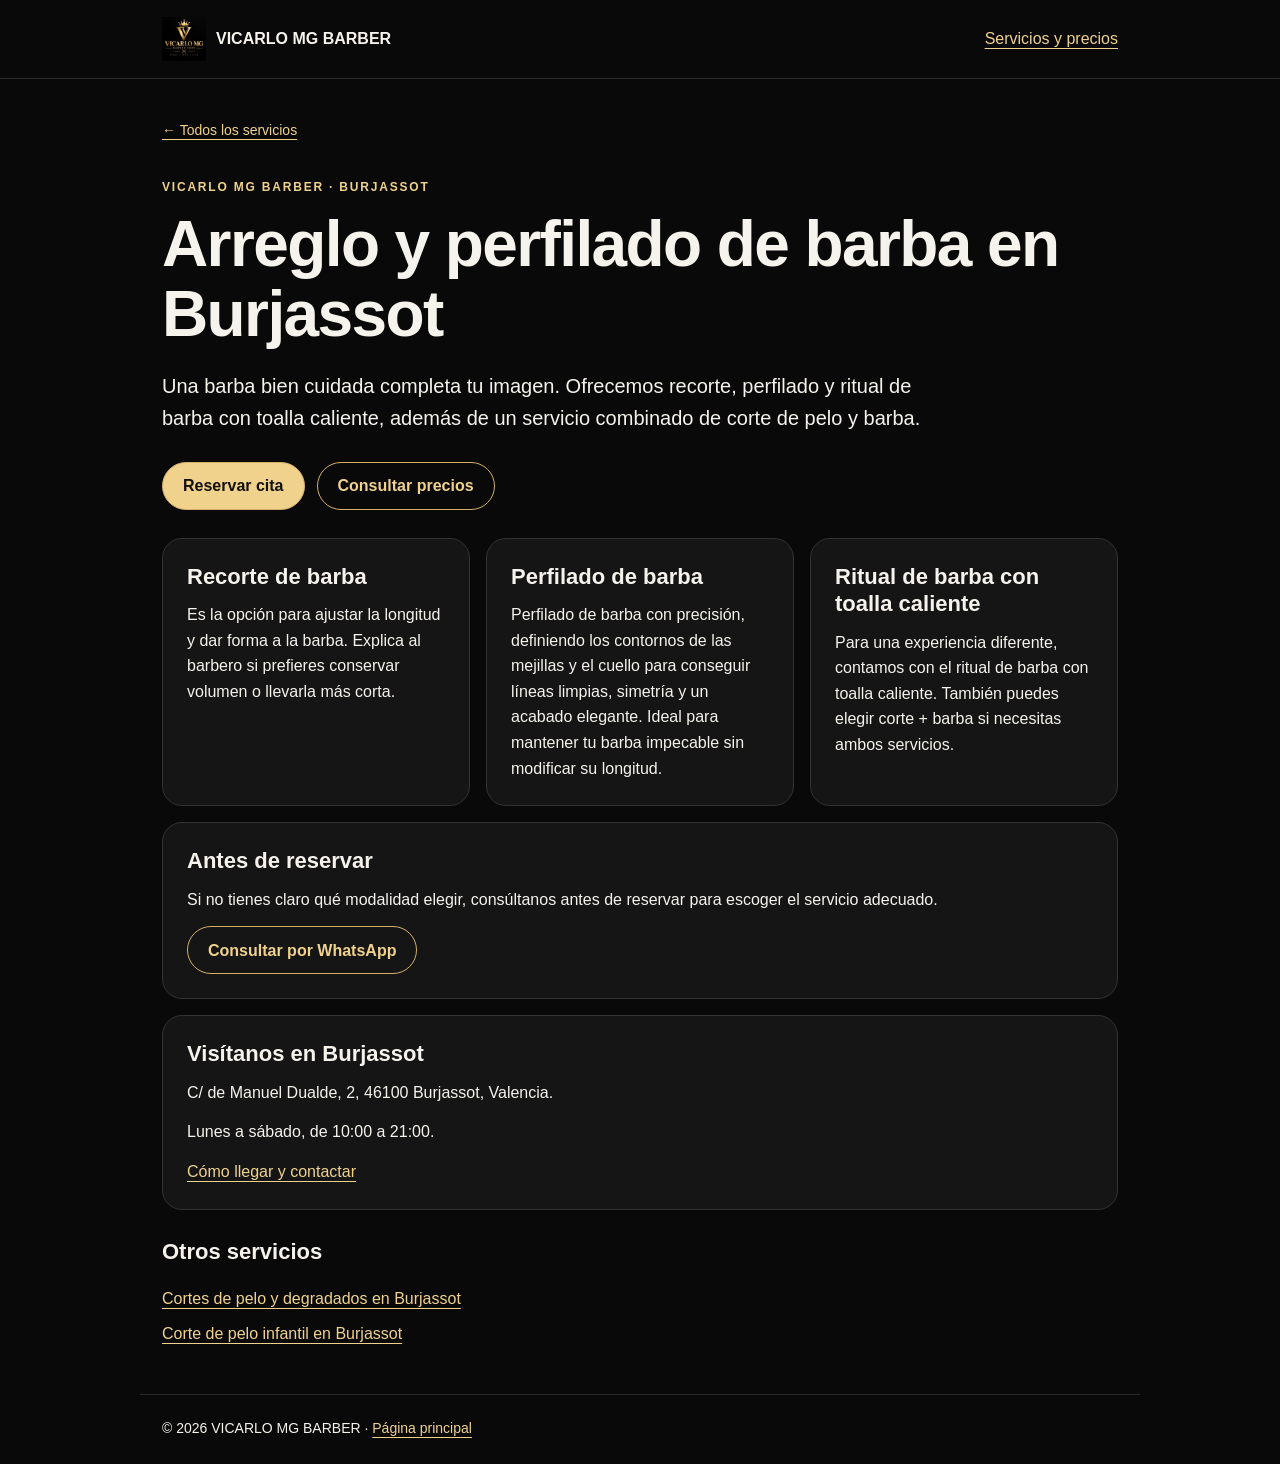
<file: arreglo-de-barba/index.html>
<!doctype html>
<html lang="es"><head><meta charset="utf-8"><meta name="viewport" content="width=device-width,initial-scale=1">
<title>Arreglo y perfilado de barba en Burjassot | VICARLO MG BARBER</title><meta name="description" content="Recorte, perfilado y ritual de barba con toalla caliente en VICARLO MG BARBER. Consulta servicios y reserva en Burjassot.">
<link rel="canonical" href="https://www.vicarlomgbarber.com/arreglo-de-barba/">
<link rel="icon" type="image/webp" href="/media/optimized/imagen-6fe2a690f2c9-480.webp">
<meta name="theme-color" content="#090909">
<meta property="og:type" content="website"><meta property="og:title" content="Arreglo y perfilado de barba en Burjassot | VICARLO MG BARBER"><meta property="og:description" content="Recorte, perfilado y ritual de barba con toalla caliente en VICARLO MG BARBER. Consulta servicios y reserva en Burjassot."><meta property="og:url" content="https://www.vicarlomgbarber.com/arreglo-de-barba/">
<link rel="stylesheet" href="/servicios-detalle.css"><script src="/servicios-detalle.js" defer></script></head>
<body data-page="barba">
<header><nav class="wrap" aria-label="Navegación principal"><a class="brand" href="/"><img width="44" height="44" src="/media/optimized/imagen-6fe2a690f2c9-480.webp" alt=""><span>VICARLO MG BARBER</span></a><a href="/#servicios">Servicios y precios</a></nav></header>
<main class="wrap"><a class="back" href="/#servicios">← Todos los servicios</a><p class="eyebrow">VICARLO MG BARBER · BURJASSOT</p><h1 data-field="titulo">Arreglo y perfilado de barba en Burjassot</h1><p class="intro" data-field="intro">Una barba bien cuidada completa tu imagen. Ofrecemos recorte, perfilado y ritual de barba con toalla caliente, además de un servicio combinado de corte de pelo y barba.</p>
<div class="actions"><a class="btn gold" data-reserva href="https://booksy.com/es-es/191503_vicarlo-mg-barber_barberia_57393_burjassot" target="_blank" rel="noopener noreferrer">Reservar cita</a><a class="btn" href="/#servicios">Consultar precios</a></div>
<div class="cards"><section class="card"><h2 data-field="seccion1_titulo">Recorte de barba</h2><p data-field="seccion1_texto">Es la opción para ajustar la longitud y dar forma a la barba. Explica al barbero si prefieres conservar volumen o llevarla más corta.</p></section><section class="card"><h2 data-field="seccion2_titulo">Perfilado de barba</h2><p data-field="seccion2_texto">Perfilado de barba con precisión, definiendo los contornos de las mejillas y el cuello para conseguir líneas limpias, simetría y un acabado elegante. Ideal para mantener tu barba impecable sin modificar su longitud.</p></section><section class="card"><h2 data-field="seccion3_titulo">Ritual de barba con toalla caliente</h2><p data-field="seccion3_texto">Para una experiencia diferente, contamos con el ritual de barba con toalla caliente. También puedes elegir corte + barba si necesitas ambos servicios.</p></section></div>
<section class="card"><h2>Antes de reservar</h2><p data-field="consejo">Si no tienes claro qué modalidad elegir, consúltanos antes de reservar para escoger el servicio adecuado.</p><a class="btn" href="https://wa.me/34631523925?text=Hola%2C%20os%20escribo%20desde%20la%20web%20de%20VICARLO%20MG%20BARBER.%20Me%20gustar%C3%ADa%20consultar%20una%20cita." target="_blank" rel="noopener noreferrer">Consultar por WhatsApp</a></section>
<section class="card"><h2>Visítanos en Burjassot</h2><p>C/ de Manuel Dualde, 2, 46100 Burjassot, Valencia.</p><p data-horario>Lunes a sábado, de 10:00 a 21:00.</p><a href="/#contacto">Cómo llegar y contactar</a></section>
<nav class="related" aria-label="Otros servicios"><h2>Otros servicios</h2><a href="/corte-de-pelo/">Cortes de pelo y degradados en Burjassot</a><a href="/corte-infantil/">Corte de pelo infantil en Burjassot</a></nav></main>
<footer class="wrap">© 2026 VICARLO MG BARBER · <a href="/">Página principal</a></footer></body></html>
</file>
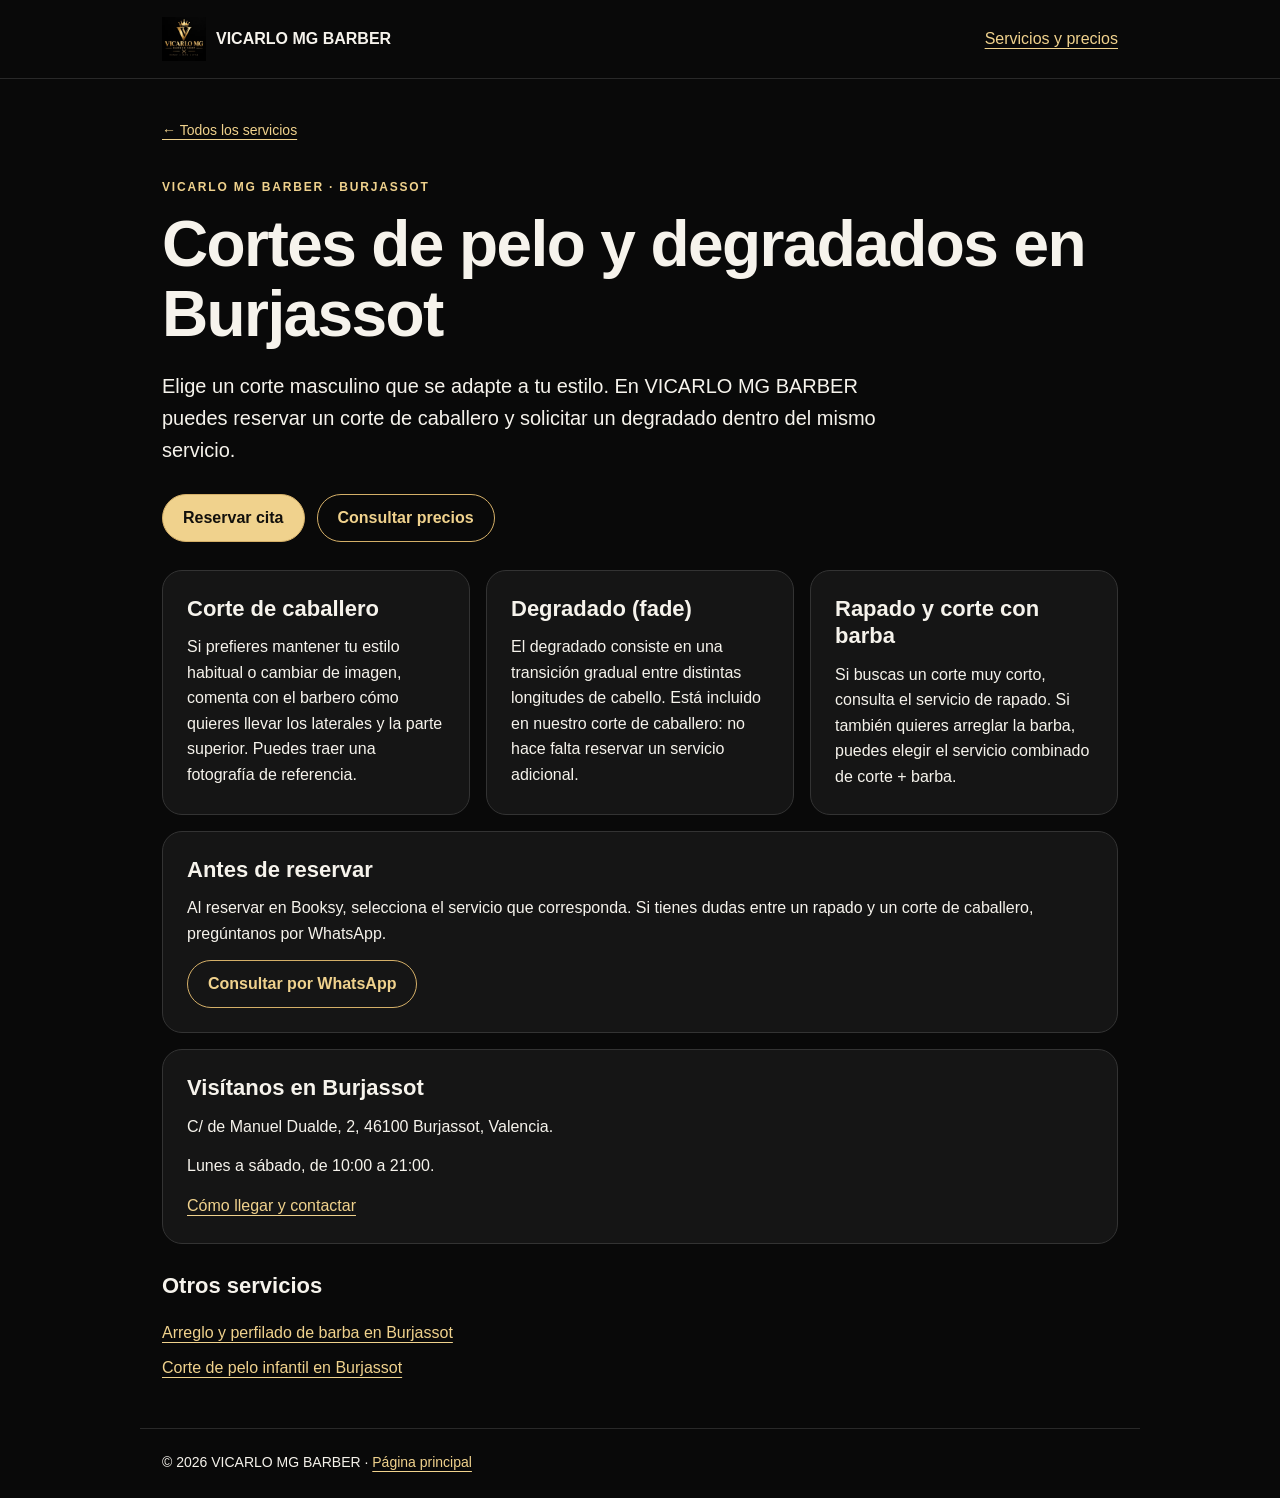
<file: corte-de-pelo/index.html>
<!doctype html>
<html lang="es"><head><meta charset="utf-8"><meta name="viewport" content="width=device-width,initial-scale=1">
<title>Cortes de pelo y degradados en Burjassot | VICARLO MG BARBER</title><meta name="description" content="Corte de caballero, fade y rapado en VICARLO MG BARBER. Conoce las opciones y reserva tu cita en Burjassot, Valencia.">
<link rel="canonical" href="https://www.vicarlomgbarber.com/corte-de-pelo/">
<link rel="icon" type="image/webp" href="/media/optimized/imagen-6fe2a690f2c9-480.webp">
<meta name="theme-color" content="#090909">
<meta property="og:type" content="website"><meta property="og:title" content="Cortes de pelo y degradados en Burjassot | VICARLO MG BARBER"><meta property="og:description" content="Corte de caballero, fade y rapado en VICARLO MG BARBER. Conoce las opciones y reserva tu cita en Burjassot, Valencia."><meta property="og:url" content="https://www.vicarlomgbarber.com/corte-de-pelo/">
<link rel="stylesheet" href="/servicios-detalle.css"><script src="/servicios-detalle.js" defer></script></head>
<body data-page="cortes">
<header><nav class="wrap" aria-label="Navegación principal"><a class="brand" href="/"><img width="44" height="44" src="/media/optimized/imagen-6fe2a690f2c9-480.webp" alt=""><span>VICARLO MG BARBER</span></a><a href="/#servicios">Servicios y precios</a></nav></header>
<main class="wrap"><a class="back" href="/#servicios">← Todos los servicios</a><p class="eyebrow">VICARLO MG BARBER · BURJASSOT</p><h1 data-field="titulo">Cortes de pelo y degradados en Burjassot</h1><p class="intro" data-field="intro">Elige un corte masculino que se adapte a tu estilo. En VICARLO MG BARBER puedes reservar un corte de caballero y solicitar un degradado dentro del mismo servicio.</p>
<div class="actions"><a class="btn gold" data-reserva href="https://booksy.com/es-es/191503_vicarlo-mg-barber_barberia_57393_burjassot" target="_blank" rel="noopener noreferrer">Reservar cita</a><a class="btn" href="/#servicios">Consultar precios</a></div>
<div class="cards"><section class="card"><h2 data-field="seccion1_titulo">Corte de caballero</h2><p data-field="seccion1_texto">Si prefieres mantener tu estilo habitual o cambiar de imagen, comenta con el barbero cómo quieres llevar los laterales y la parte superior. Puedes traer una fotografía de referencia.</p></section><section class="card"><h2 data-field="seccion2_titulo">Degradado (fade)</h2><p data-field="seccion2_texto">El degradado consiste en una transición gradual entre distintas longitudes de cabello. Está incluido en nuestro corte de caballero: no hace falta reservar un servicio adicional.</p></section><section class="card"><h2 data-field="seccion3_titulo">Rapado y corte con barba</h2><p data-field="seccion3_texto">Si buscas un corte muy corto, consulta el servicio de rapado. Si también quieres arreglar la barba, puedes elegir el servicio combinado de corte + barba.</p></section></div>
<section class="card"><h2>Antes de reservar</h2><p data-field="consejo">Al reservar en Booksy, selecciona el servicio que corresponda. Si tienes dudas entre un rapado y un corte de caballero, pregúntanos por WhatsApp.</p><a class="btn" href="https://wa.me/34631523925?text=Hola%2C%20os%20escribo%20desde%20la%20web%20de%20VICARLO%20MG%20BARBER.%20Me%20gustar%C3%ADa%20consultar%20una%20cita." target="_blank" rel="noopener noreferrer">Consultar por WhatsApp</a></section>
<section class="card"><h2>Visítanos en Burjassot</h2><p>C/ de Manuel Dualde, 2, 46100 Burjassot, Valencia.</p><p data-horario>Lunes a sábado, de 10:00 a 21:00.</p><a href="/#contacto">Cómo llegar y contactar</a></section>
<nav class="related" aria-label="Otros servicios"><h2>Otros servicios</h2><a href="/arreglo-de-barba/">Arreglo y perfilado de barba en Burjassot</a><a href="/corte-infantil/">Corte de pelo infantil en Burjassot</a></nav></main>
<footer class="wrap">© 2026 VICARLO MG BARBER · <a href="/">Página principal</a></footer></body></html>
</file>
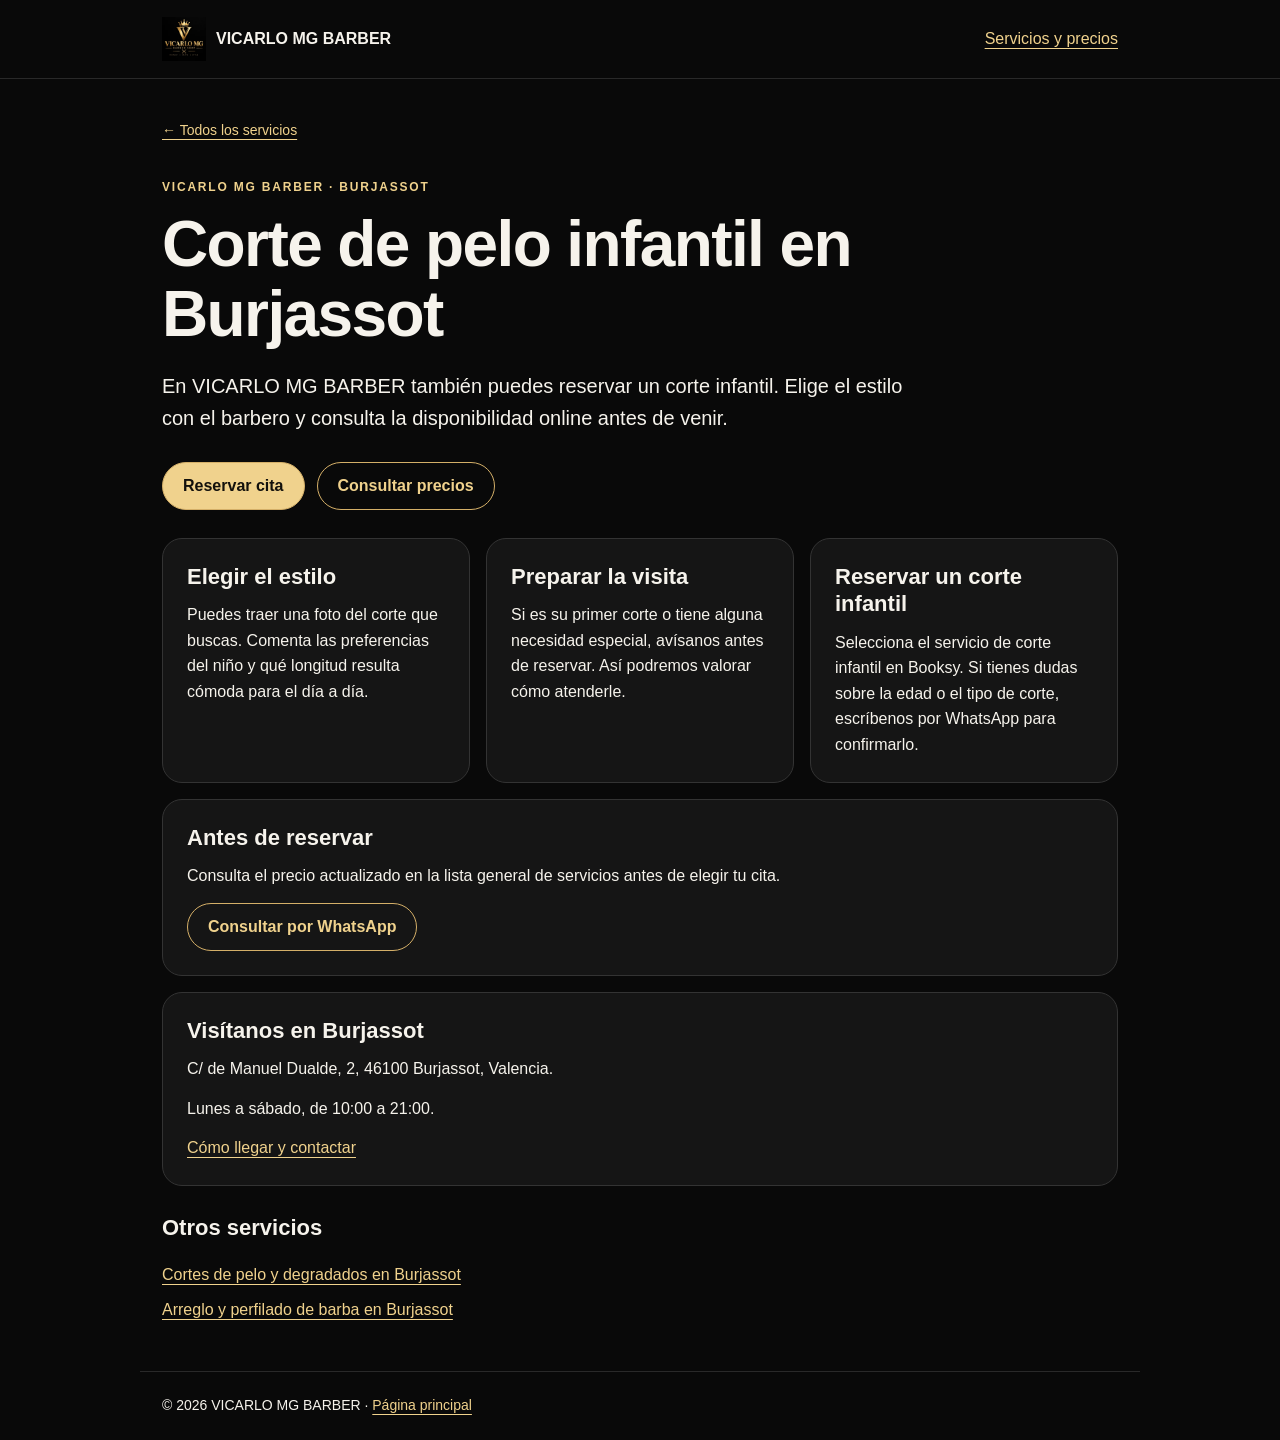
<file: corte-infantil/index.html>
<!doctype html>
<html lang="es"><head><meta charset="utf-8"><meta name="viewport" content="width=device-width,initial-scale=1">
<title>Corte de pelo infantil en Burjassot | VICARLO MG BARBER</title><meta name="description" content="Corte infantil en VICARLO MG BARBER, Calle Manuel Dualde 2, Burjassot. Consulta el precio vigente y reserva tu cita online.">
<link rel="canonical" href="https://www.vicarlomgbarber.com/corte-infantil/">
<link rel="icon" type="image/webp" href="/media/optimized/imagen-6fe2a690f2c9-480.webp">
<meta name="theme-color" content="#090909">
<meta property="og:type" content="website"><meta property="og:title" content="Corte de pelo infantil en Burjassot | VICARLO MG BARBER"><meta property="og:description" content="Corte infantil en VICARLO MG BARBER, Calle Manuel Dualde 2, Burjassot. Consulta el precio vigente y reserva tu cita online."><meta property="og:url" content="https://www.vicarlomgbarber.com/corte-infantil/">
<link rel="stylesheet" href="/servicios-detalle.css"><script src="/servicios-detalle.js" defer></script></head>
<body data-page="infantil">
<header><nav class="wrap" aria-label="Navegación principal"><a class="brand" href="/"><img width="44" height="44" src="/media/optimized/imagen-6fe2a690f2c9-480.webp" alt=""><span>VICARLO MG BARBER</span></a><a href="/#servicios">Servicios y precios</a></nav></header>
<main class="wrap"><a class="back" href="/#servicios">← Todos los servicios</a><p class="eyebrow">VICARLO MG BARBER · BURJASSOT</p><h1 data-field="titulo">Corte de pelo infantil en Burjassot</h1><p class="intro" data-field="intro">En VICARLO MG BARBER también puedes reservar un corte infantil. Elige el estilo con el barbero y consulta la disponibilidad online antes de venir.</p>
<div class="actions"><a class="btn gold" data-reserva href="https://booksy.com/es-es/191503_vicarlo-mg-barber_barberia_57393_burjassot" target="_blank" rel="noopener noreferrer">Reservar cita</a><a class="btn" href="/#servicios">Consultar precios</a></div>
<div class="cards"><section class="card"><h2 data-field="seccion1_titulo">Elegir el estilo</h2><p data-field="seccion1_texto">Puedes traer una foto del corte que buscas. Comenta las preferencias del niño y qué longitud resulta cómoda para el día a día.</p></section><section class="card"><h2 data-field="seccion2_titulo">Preparar la visita</h2><p data-field="seccion2_texto">Si es su primer corte o tiene alguna necesidad especial, avísanos antes de reservar. Así podremos valorar cómo atenderle.</p></section><section class="card"><h2 data-field="seccion3_titulo">Reservar un corte infantil</h2><p data-field="seccion3_texto">Selecciona el servicio de corte infantil en Booksy. Si tienes dudas sobre la edad o el tipo de corte, escríbenos por WhatsApp para confirmarlo.</p></section></div>
<section class="card"><h2>Antes de reservar</h2><p data-field="consejo">Consulta el precio actualizado en la lista general de servicios antes de elegir tu cita.</p><a class="btn" href="https://wa.me/34631523925?text=Hola%2C%20os%20escribo%20desde%20la%20web%20de%20VICARLO%20MG%20BARBER.%20Me%20gustar%C3%ADa%20consultar%20una%20cita." target="_blank" rel="noopener noreferrer">Consultar por WhatsApp</a></section>
<section class="card"><h2>Visítanos en Burjassot</h2><p>C/ de Manuel Dualde, 2, 46100 Burjassot, Valencia.</p><p data-horario>Lunes a sábado, de 10:00 a 21:00.</p><a href="/#contacto">Cómo llegar y contactar</a></section>
<nav class="related" aria-label="Otros servicios"><h2>Otros servicios</h2><a href="/corte-de-pelo/">Cortes de pelo y degradados en Burjassot</a><a href="/arreglo-de-barba/">Arreglo y perfilado de barba en Burjassot</a></nav></main>
<footer class="wrap">© 2026 VICARLO MG BARBER · <a href="/">Página principal</a></footer></body></html>
</file>
<file: servicios-detalle.css>
:root{color-scheme:dark;--bg:#090909;--panel:#151515;--text:#f6f3ec;--gold:#d4af68;--gold2:#f0d28d}*{box-sizing:border-box}body{margin:0;background:var(--bg);color:var(--text);font:16px/1.6 Arial,Helvetica,sans-serif}a{color:var(--gold2);text-underline-offset:4px}a:focus-visible{outline:2px solid var(--gold2);outline-offset:4px}.wrap{max-width:1000px;margin:0 auto;padding:0 22px}header{border-bottom:1px solid #292929}header nav{min-height:78px;display:flex;align-items:center;justify-content:space-between;gap:16px;flex-wrap:wrap;padding-top:12px!important;padding-bottom:12px!important}.brand{display:flex;align-items:center;gap:10px;color:var(--text);font-weight:800;text-decoration:none}.brand img{object-fit:contain}main{padding-top:38px!important;padding-bottom:48px!important}.back{font-size:14px}.eyebrow{letter-spacing:.15em;color:var(--gold2);font-size:12px;font-weight:800;margin-top:35px}h1{font-size:clamp(34px,5.5vw,64px);line-height:1.1;margin:12px 0 18px;letter-spacing:-.025em}h2{font-size:22px;line-height:1.25;margin:0 0 12px}.intro{font-size:20px;max-width:760px}.actions{display:flex;flex-wrap:wrap;gap:12px;margin:28px 0}.btn{display:inline-flex;align-items:center;justify-content:center;min-height:48px;padding:10px 20px;border-radius:999px;border:1px solid var(--gold);font-weight:700;text-decoration:none}.gold{background:var(--gold2);color:#12100c}.cards{display:grid;grid-template-columns:repeat(3,minmax(0,1fr));gap:16px}.card{background:var(--panel);border:1px solid #333;border-radius:20px;padding:24px;margin:0 0 16px}.card p{margin:0 0 14px}.card p:last-child{margin-bottom:0}.related{margin-top:28px;display:flex;flex-direction:column;gap:9px}footer{border-top:1px solid #292929;padding-top:22px!important;padding-bottom:24px!important;font-size:14px}@media(max-width:720px){.cards{grid-template-columns:1fr}.actions .btn{width:100%}.brand{font-size:14px}}
</file>
